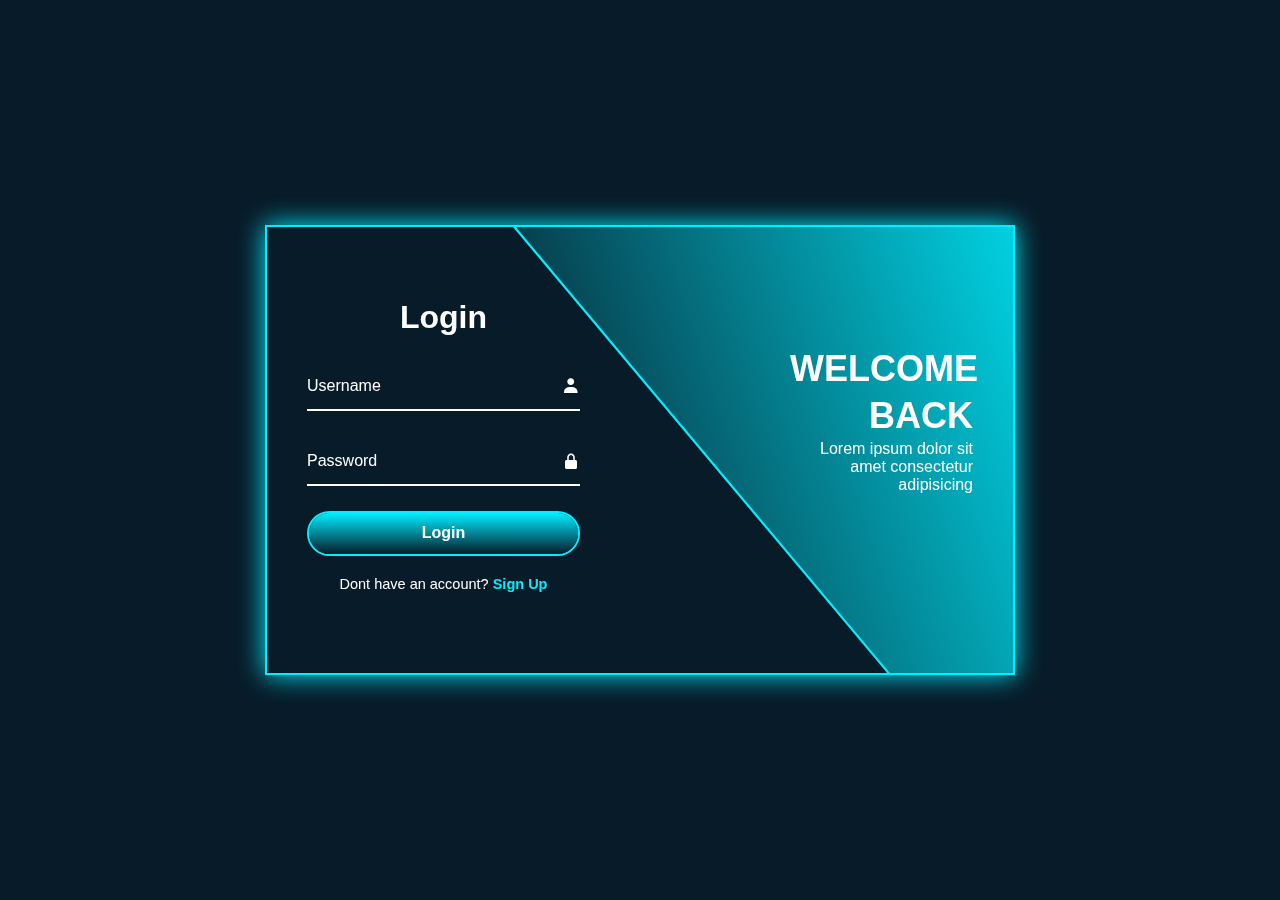
<file: index.html>
<!DOCTYPE html>
<html lang="en">
<head>
    <meta charset="UTF-8">
    <meta name="viewport" content="width=device-width, initial-scale=1.0">
    <title>Page login</title>
    <link rel="stylesheet" href="Animation page login.css">
    <link href='https://unpkg.com/boxicons@2.1.4/css/boxicons.min.css' rel='stylesheet'>
</head>
<body>
   <div class="wrapper">
    <span class="bg-animate"></span>
    <span class="bg-animate2"></span>
    <div class="form-box login">
        <h2 class="animation" style="--i:0; --j:21;">Login</h2>
        <form action="#">
            <div class="input-box animation" style="--i:1; --j:22;";>
                <input type="text" required>
                <label>Username</label>
                <i class='bx bxs-user'></i>
            </div>
            <div class="input-box animation" style="--i:2; --j:23;";>
                <input type="password" required>
                <label>Password</label>
                <i class='bx bxs-lock-alt'></i>
            </div>
            <button type="submit" class="btn animation" style="--i:3; --j:24;">Login</button>
            <div class="logreg-link animation" style="--i:4; --j:25;">
                <p>Dont have an account? <a href="#" class="register-link">Sign Up</a></p>
            </div>
        </form>
    </div>
    <div class="info-text login">
        <h2 class="animation" style="--i:0; --j:20;">Welcome Back</h2>
        <p class="animation" style="--i:1; --j:21;">Lorem ipsum dolor sit amet consectetur adipisicing</p>
    </div>

    <div class="form-box register">
        <h2 class="animation" style="--i:17; --j:0;">Sign Up</h2>
        <form action="#">
            <div class="input-box animation" style="--i:18; --j:1;">
                <input type="text" required>
                <label>Username</label>
                <i class='bx bxs-user'></i>
            </div>
            <div class="input-box animation" style="--i:19; --j:2;">
                <input type="text" required>
                <label>Email</label>
                <i class='bx bxs-envelope'></i>
            </div>
            <div class="input-box animation" style="--i:20; --j:3;">
                <input type="password" required>
                <label>Password</label>
                <i class='bx bxs-lock-alt'></i>
            </div>
            <button type="submit" class="btn animation" style="--i:21; --j:4;">Sign Up</button>
            <div class="logreg-link animation" style="--i:22; --j:5;">
                <p>Already have an account? <a href="#" class="login-link">Login</a></p>
            </div>
        </form>
    </div>
    <div class="info-text register">
        <h2 class="animation" style="--i:17; --j:0;">Welcome Back</h2>
        <p class="animation" style="--i:18; --j:1;">Lorem ipsum dolor sit amet consectetur adipisicing</p>
    </div>
   </div>

   <script src="Animation page login.js"></script>
</body>
</html>
</file>
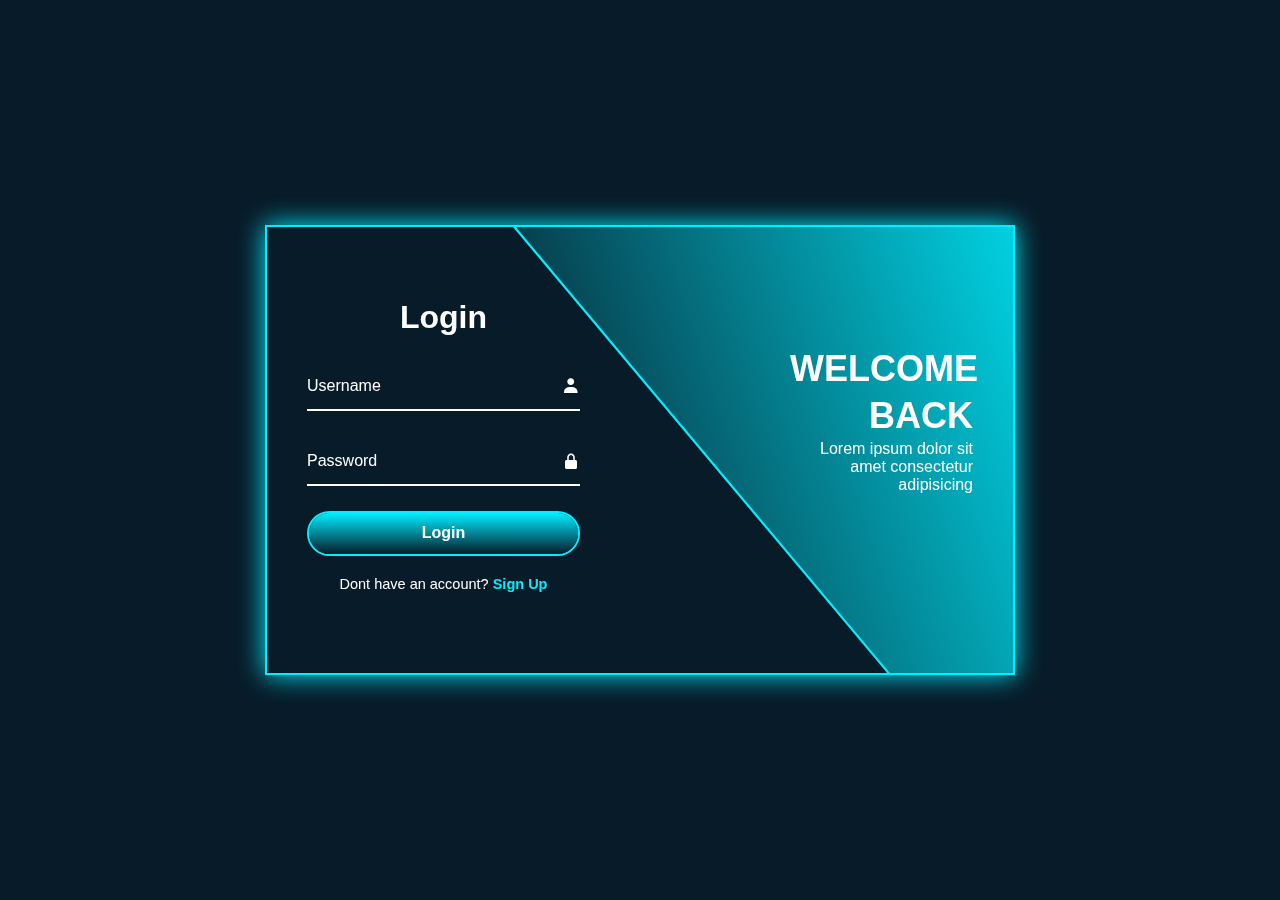
<file: Animation page login.html>
<!DOCTYPE html>
<html lang="en">
<head>
    <meta charset="UTF-8">
    <meta name="viewport" content="width=device-width, initial-scale=1.0">
    <title>Page login</title>
    <link rel="stylesheet" href="Animation page login.css">
    <link href='https://unpkg.com/boxicons@2.1.4/css/boxicons.min.css' rel='stylesheet'>
</head>
<body>
   <div class="wrapper">
    <span class="bg-animate"></span>
    <span class="bg-animate2"></span>
    <div class="form-box login">
        <h2 class="animation" style="--i:0; --j:21;">Login</h2>
        <form action="#">
            <div class="input-box animation" style="--i:1; --j:22;";>
                <input type="text" required>
                <label>Username</label>
                <i class='bx bxs-user'></i>
            </div>
            <div class="input-box animation" style="--i:2; --j:23;";>
                <input type="password" required>
                <label>Password</label>
                <i class='bx bxs-lock-alt'></i>
            </div>
            <button type="submit" class="btn animation" style="--i:3; --j:24;">Login</button>
            <div class="logreg-link animation" style="--i:4; --j:25;">
                <p>Dont have an account? <a href="#" class="register-link">Sign Up</a></p>
            </div>
        </form>
    </div>
    <div class="info-text login">
        <h2 class="animation" style="--i:0; --j:20;">Welcome Back</h2>
        <p class="animation" style="--i:1; --j:21;">Lorem ipsum dolor sit amet consectetur adipisicing</p>
    </div>

    <div class="form-box register">
        <h2 class="animation" style="--i:17; --j:0;">Sign Up</h2>
        <form action="#">
            <div class="input-box animation" style="--i:18; --j:1;">
                <input type="text" required>
                <label>Username</label>
                <i class='bx bxs-user'></i>
            </div>
            <div class="input-box animation" style="--i:19; --j:2;">
                <input type="text" required>
                <label>Email</label>
                <i class='bx bxs-envelope'></i>
            </div>
            <div class="input-box animation" style="--i:20; --j:3;">
                <input type="password" required>
                <label>Password</label>
                <i class='bx bxs-lock-alt'></i>
            </div>
            <button type="submit" class="btn animation" style="--i:21; --j:4;">Sign Up</button>
            <div class="logreg-link animation" style="--i:22; --j:5;">
                <p>Already have an account? <a href="#" class="login-link">Login</a></p>
            </div>
        </form>
    </div>
    <div class="info-text register">
        <h2 class="animation" style="--i:17; --j:0;">Welcome Back</h2>
        <p class="animation" style="--i:18; --j:1;">Lorem ipsum dolor sit amet consectetur adipisicing</p>
    </div>
   </div>

   <script src="Animation page login.js"></script>
</body>
</html>
</file>
<file: Animation page login.css>
* {
    margin: 0;
    padding: 0;
    box-sizing: border-box;
    font-family: 'poppins', sans-serif;
}

body {
    display: flex;
    justify-content: center;
    align-items: center;
    min-height: 100vh;
    background: #081b29;
}

.wrapper {
    position: relative;
    width: 750px;
    height: 450px;
    background: transparent;
    border: 2px solid #0ef;
    box-shadow: 0 0 25px #0ef;
    overflow: hidden;
}

.wrapper .form-box {
    position: absolute;
    top: 0;
    width: 50%;
    height: 100%;
    display: flex;
    flex-direction: column;
    justify-content: center;
}

.wrapper .form-box.login {
    left: 0;
    padding: 0 60px 0 40px;
}

.wrapper .form-box.login .animation {
    transform: translateX(0);
    opacity: 1;
    filter: blur(0);
    transition: .7s ease;
    transition-delay: calc(.1s * var(--j));
}

.wrapper.active .form-box.login .animation {
    transform: translateX(-120%);
    opacity: 0;
    filter: blur(10px);
    transition-delay: calc(.1s * var(--i));
}

.wrapper .form-box.register {
    right: 0;
    padding: 0 40px 0 60px;
    pointer-events: none;
}

.wrapper.active .form-box.register {
    pointer-events: auto;

}

.wrapper .form-box.register .animation {
    transform: translateX(120%);
    opacity: 0;
    filter: blur(10px);
    transition: .7s ease;
    transition-delay: calc(.1s * var(--j));
}

.wrapper.active .form-box.register .animation {
    transform: translateX(0);
    opacity: 1;
    filter: blur(0);
    transition-delay: calc(.1s * var(--i));
}

.form-box h2 {
    font-size: 32px;
    color: #fff;
    text-align: center;
}

.form-box .input-box {
    position: relative;
    width: 100%;
    height: 50px;
    margin: 25px 0;
}

.input-box input {
    width: 100%;
    height: 100%;
    background: transparent;
    border: none;
    outline: none;
    border-bottom: 2px solid #fff;
    padding-right: 23px;
    font-size: 16px;
    color: #fff;
    font-weight: 500;
    transition: .5s;
}

.input-box input:focus,
.input-box input:valid {
    border-bottom-color: #0ef;
} 

.input-box label {
    position: absolute;
    top: 50%;
    left: 0;
    transform: translateY(-50%);
    font-size: 16px;
    color: #fff;
    pointer-events: none;
    transition: .5s;
}

.input-box input:focus~label,
.input-box input:valid~label {
    top: -5px;
    color: #0ef;
}

.input-box i {
    position: absolute;
    top: 50%;
    right: 0;
    transform: translateY(-50%);
    font-size: 18px;
    color: #fff;
    transition: .5s;
}

.input-box input:focus~i,
.input-box input:valid~i {
    color: #0ef;

}

.btn {
    position: relative;
    width: 100%;
    height: 45px;
    background: transparent;
    border: 2px solid #0ef;
    outline: none;
    border-radius: 40px;
    cursor: pointer;
    font-size: 16px;
    color: #fff;
    font-weight: 600;
    z-index: 1;
    overflow: hidden;
}

.btn::before {
    content: '';
    position: absolute;
    top: -100%;
    left: 0;
    width: 100%;
    height: 300%;
    background: linear-gradient(#081b29, #0ef, #081b29, #0ef);
    z-index: -1;
    transition: .5s;
}

.btn:hover::before {
    top: 0;
}

.form-box .logreg-link {
    font-size: 14.5px;
    color: #fff;
    text-align: center;
    margin: 20px 0 10px;
}

.logreg-link p a {
    color: #0ef;
    text-decoration: none;
    font-weight: 600;
}

.logreg-link p a:hover {
    text-decoration: underline;
}

.wrapper .info-text {
    position: absolute;
    top: 0;
    width: 50%;
    height: 100%;
    display: flex;
    flex-direction: column;
    justify-content: center;
}

.wrapper .info-text.login {
    right: 0;
    text-align: right;
    padding: 0 40px 60px 150px;
}

.wrapper .info-text.login .animation {
    transform: translateX(0);
    opacity: 1;
    filter: blur(0);
    transition: .7s ease;
    transition-delay: calc(.1s * var(--j));
}

.wrapper.active .info-text.login .animation {
    transform: translateX(120%);
    opacity: 0;
    filter: blur(10px);
    transition-delay: calc(.1s * var(--i));
}

.wrapper .info-text.register {
    left: 0;
    text-align: left;
    padding: 0 150px 60px 40px;
    pointer-events: none;
}

.wrapper.active .info-text.register {
    pointer-events: auto;
}

.wrapper .info-text.register .animation {
    transform: translateX(-120%);
    opacity: 0;
    filter: blur(10px);
    transition: .7s ease;
    transition-delay: calc(.1s * var(--j));
}

.wrapper.active .info-text.register .animation {
    transform: translateX(0);
    opacity: 1;
    filter: blur(0);
    transition-delay: calc(.1s * var(--i));
}

.info-text h2 {
    font-size: 36px;
    color: #fff;
    line-height: 1.3;
    text-transform: uppercase;
}

.info-text p {
    font-size: 16px;
    color: #fff;
}

.wrapper .bg-animate {
    position: absolute;
    top: -4px;
    right: 0;
    width: 850px;
    height: 600px;
    background: linear-gradient(45deg, #081b29, #0ef);
    border-bottom: 3px solid #0ef;
    transform: rotate(10deg) skewY(40deg);
    transform-origin: bottom right;
    transition: 1.5s ease;
    transition-delay: 1.6s;
}

.wrapper.active .bg-animate {
    transform: rotate(0) skewY(0);
    transition-delay: .5s;
}

.wrapper .bg-animate2 {
    position: absolute;
    top: 100%;
    left: 250px;
    width: 850px;
    height: 700px;
    background: #081b29;
    border-top: 3px solid #0ef;
    transform: rotate(0) skewY(0);
    transform-origin: bottom left;
    transition: 1.5s ease;
    transition-delay: .5s;
}

.wrapper.active .bg-animate2 {
    transform: rotate(-11deg) skewY(-41deg);
    transition-delay: 1.2s;
}
</file>
